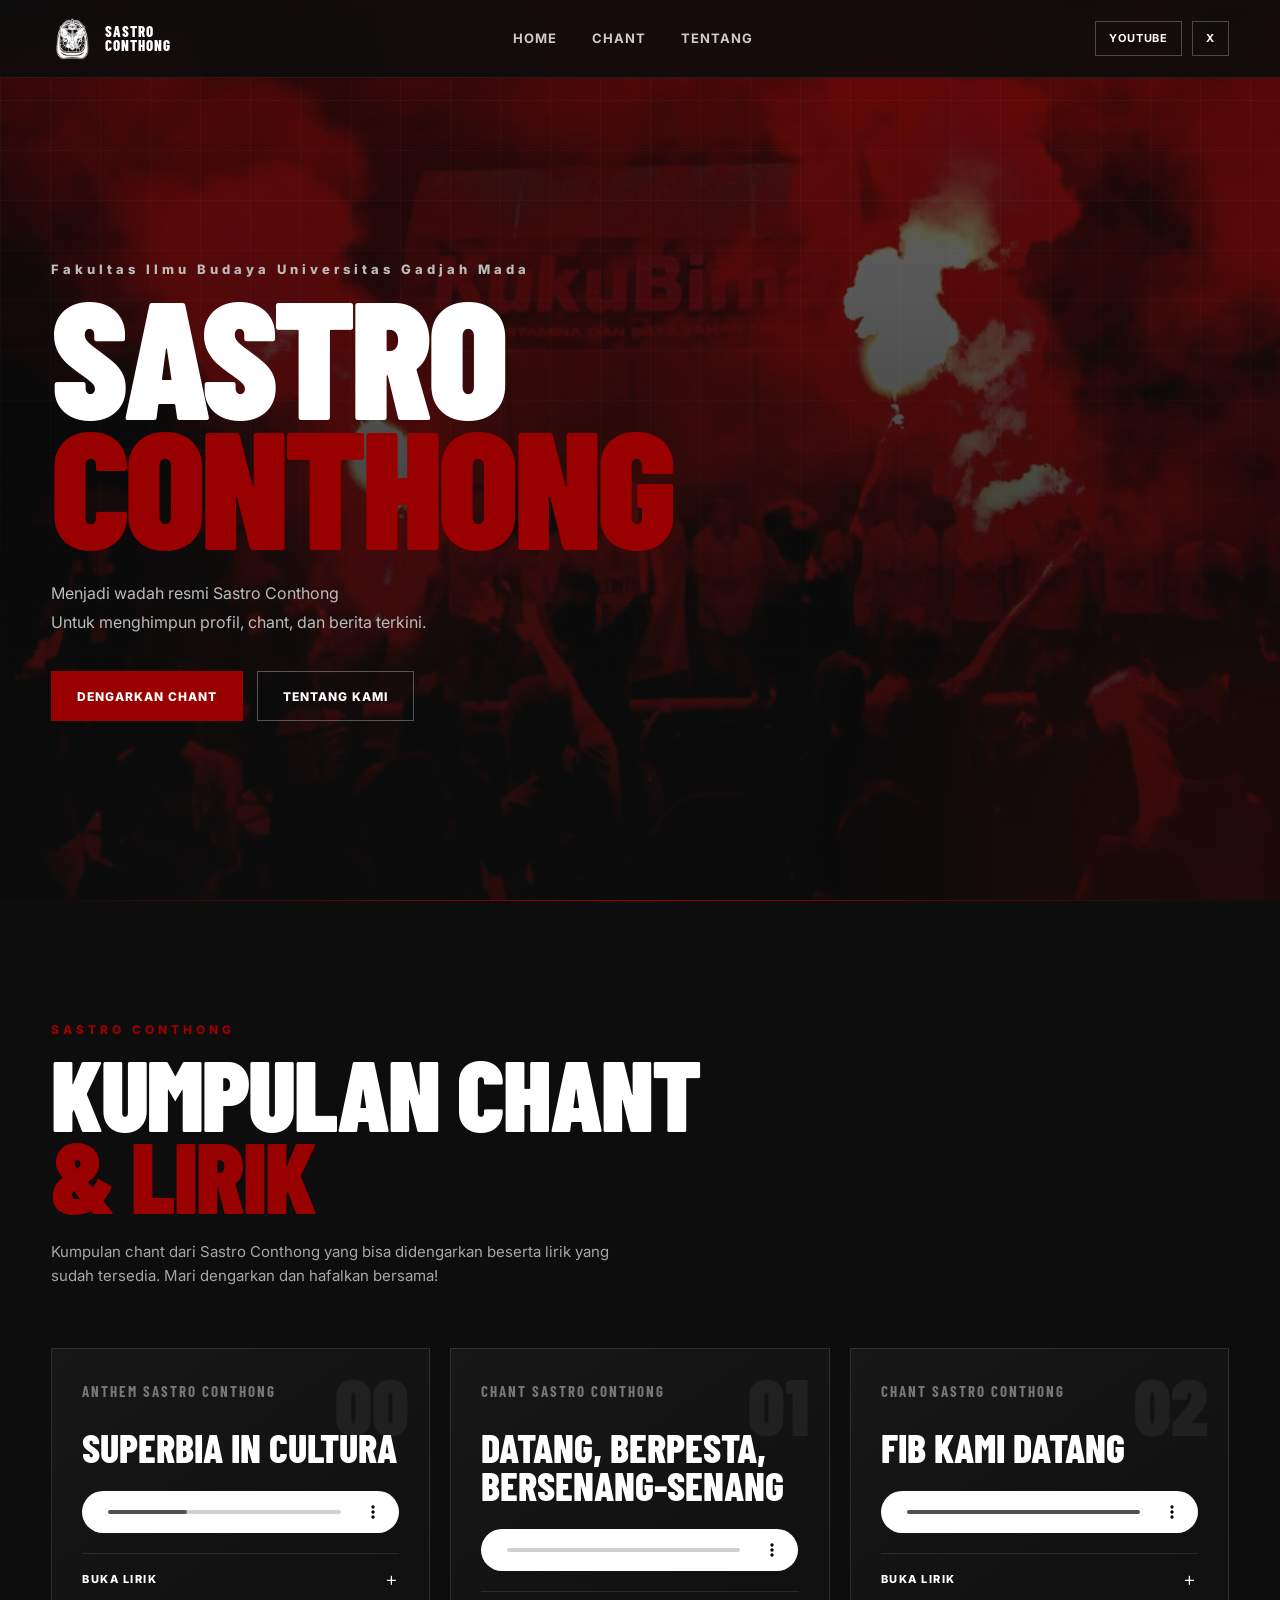
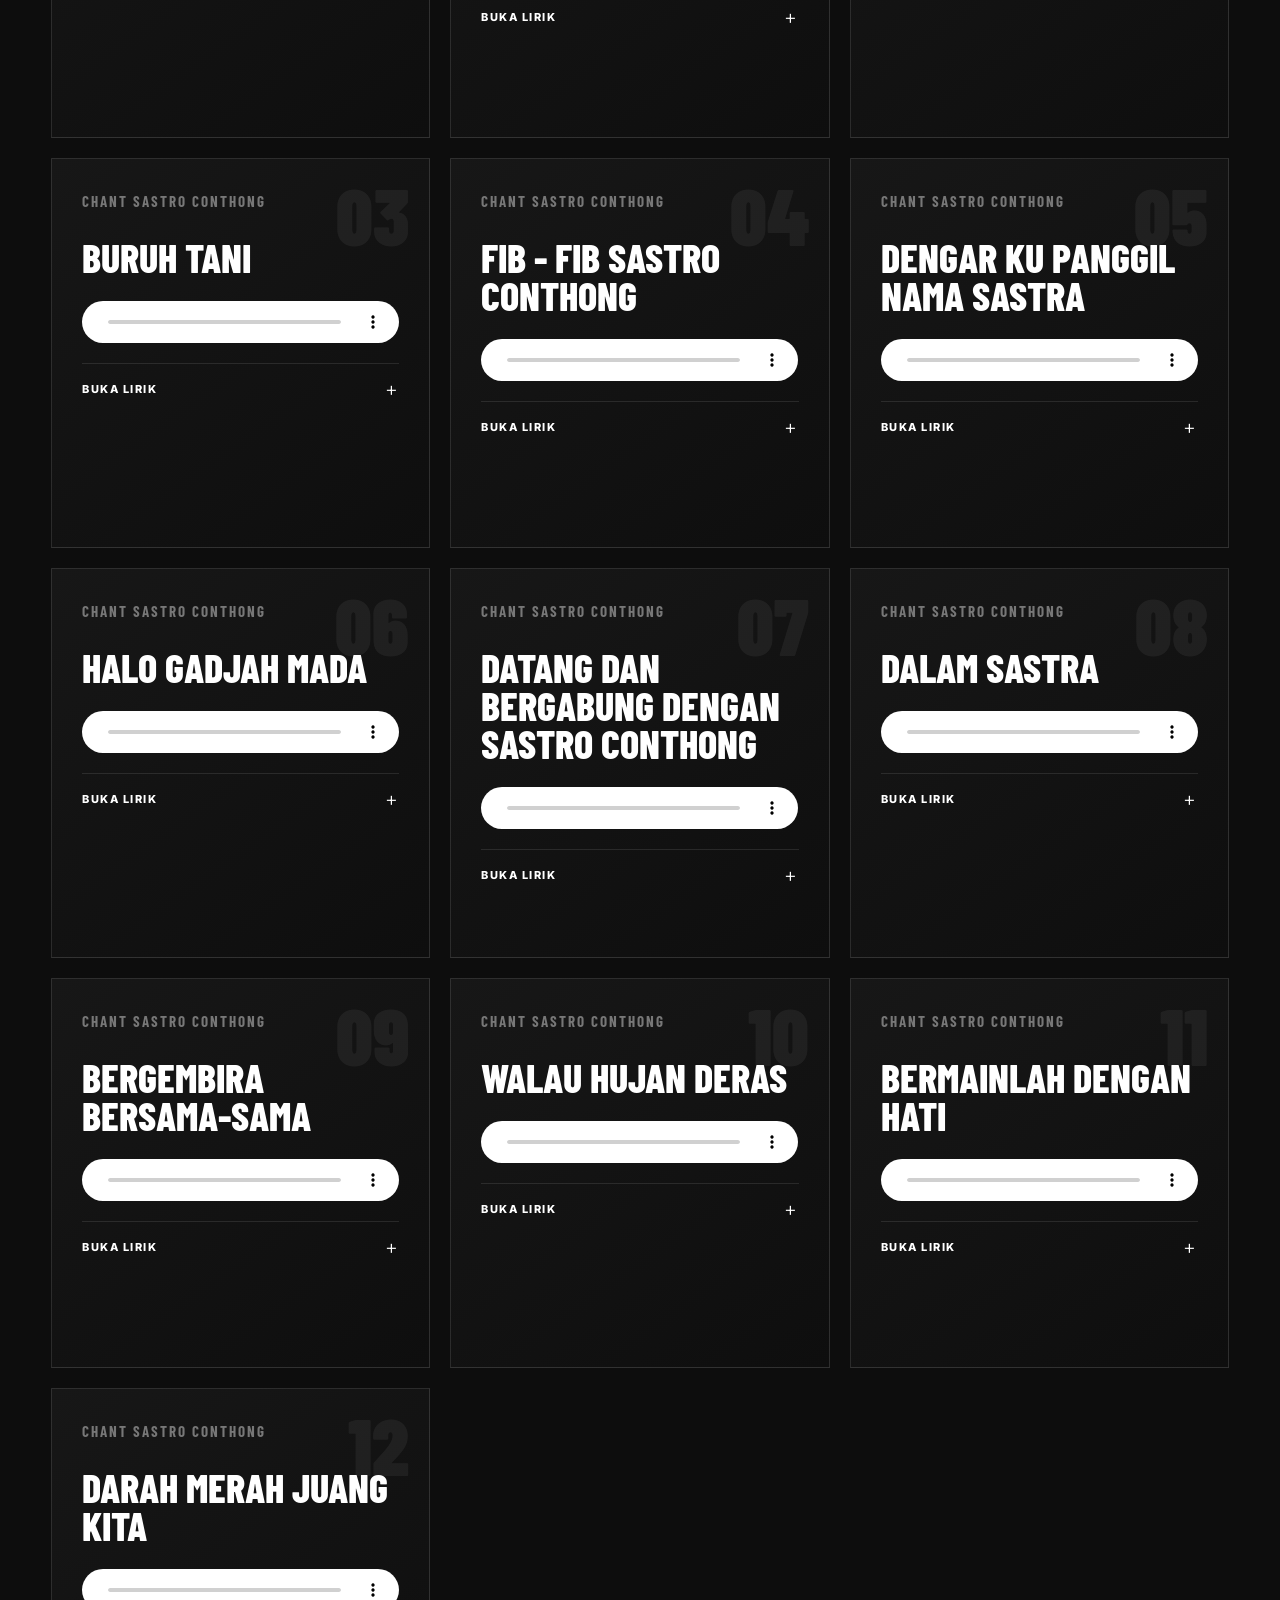
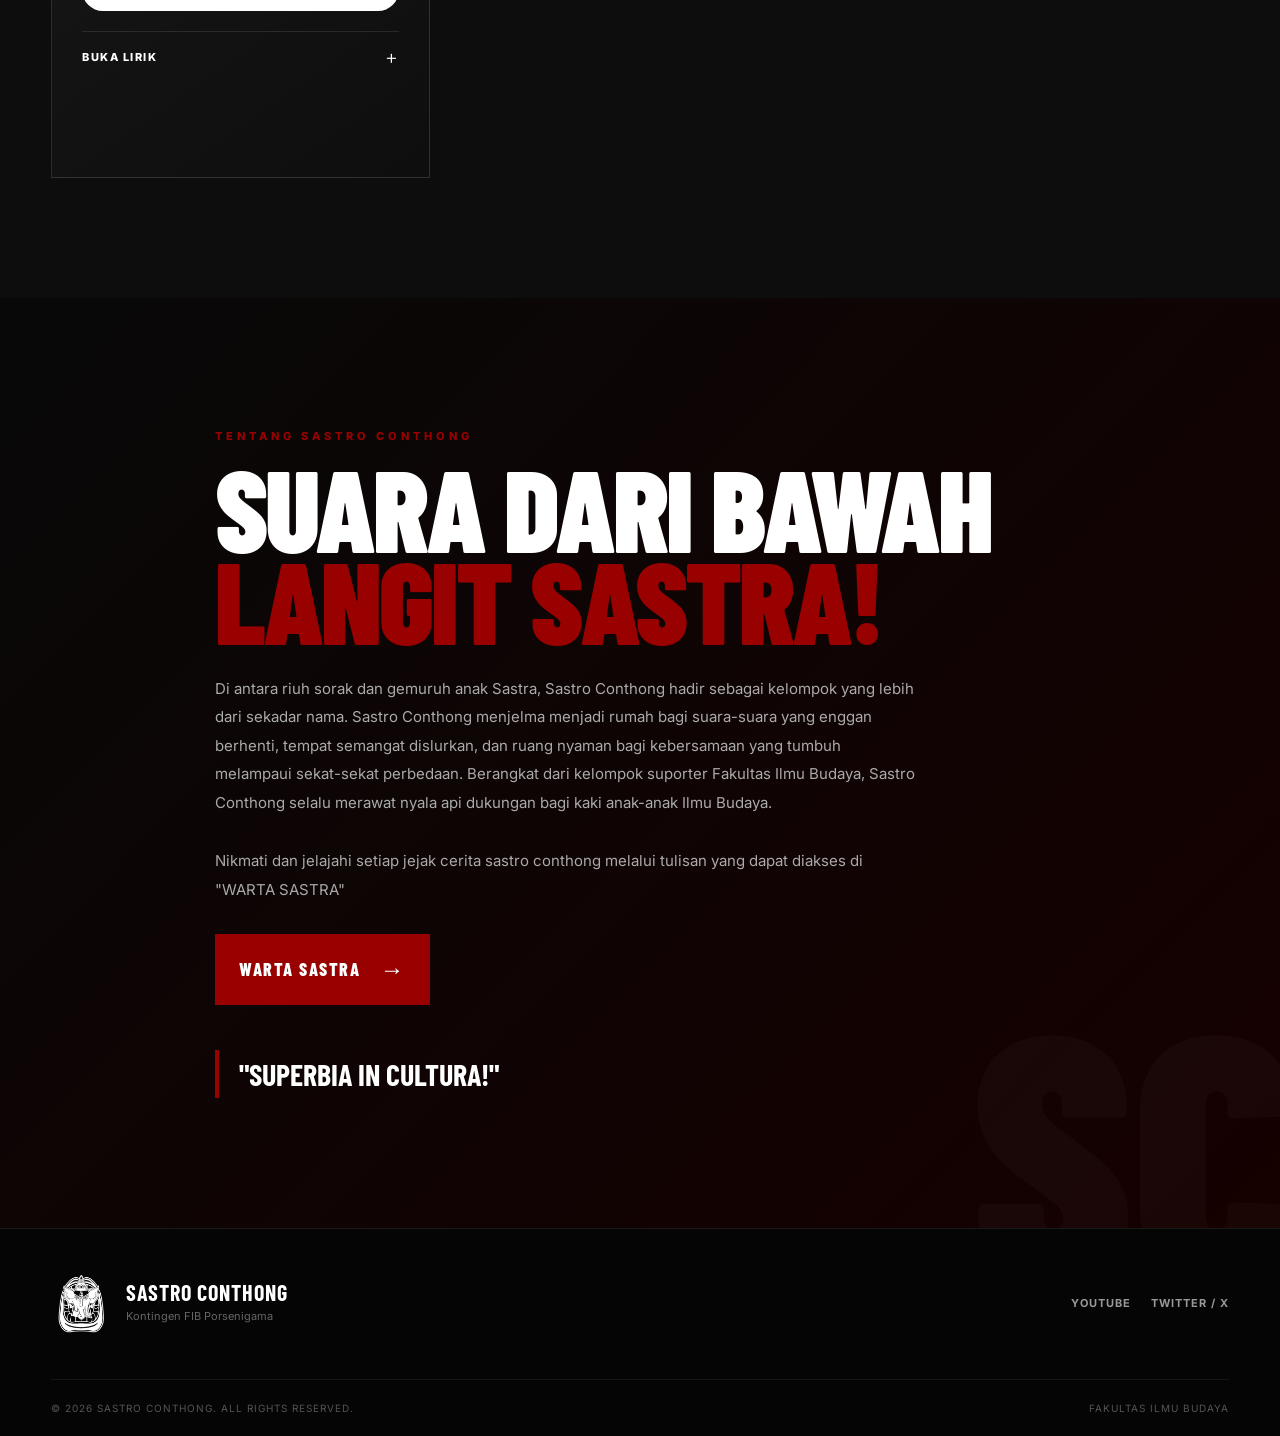
<file: index.html>
<!DOCTYPE html>
<html lang="id">
<head>
    <meta charset="UTF-8">
    <meta name="viewport" content="width=device-width, initial-scale=1.0">

    <meta name="theme-color" content="#0D0D0D">
    <meta name="description" content="Sastro Conthong — Kontingen FIB Porsenigama">

    <title>SASTRO CONTHONG — FIB Porsenigama</title>

    <!-- Google Fonts -->
    <link rel="preconnect" href="https://fonts.googleapis.com">
    <link rel="preconnect" href="https://fonts.gstatic.com" crossorigin>

    <link href="https://fonts.googleapis.com/css2?family=Barlow+Condensed:wght@400;500;600;700;800;900&family=Inter:wght@400;500;600;700;800&display=swap" rel="stylesheet">

    <!-- CSS -->
    <link rel="stylesheet" href="style.css">
</head>

<body>

    <!-- =========================
         NAVBAR
    ========================== -->
    <header class="navbar">

        <div class="nav-container">

            <a href="#" class="brand">
                <img src="logo.png" alt="Logo Sastro Conthong" class="brand-logo">

                <span class="brand-text">
                    SASTRO<br>
                    CONTHONG
                </span>
            </a>

            <nav class="nav-menu">
                <a href="#home">Home</a>
                <a href="#chants">Chant</a>
                <a href="#about">Tentang</a>
            </nav>

            <div class="nav-social">
                <a href="https://youtube.com/@sastroconthong?si=e4DJAgidzOOpoYm0" target="_blank">
                    YouTube
                </a>

                <a href="https://x.com/SasconFIB" target="_blank">
                    X
                </a>
            </div>

        </div>

    </header>


    <!-- =========================
         HERO
    ========================== -->
    <main>

        <section class="hero" id="home">

            <div class="hero-overlay"></div>

            <div class="hero-content">


                <p class="hero-small">
                    Fakultas Ilmu Budaya Universitas Gadjah Mada
                </p>

                <h1>
                    SASTRO<br>
                    <span>CONTHONG</span>
                </h1>

                <p class="hero-description">
                    Menjadi wadah resmi Sastro Conthong
                    <br>
                    Untuk menghimpun profil, chant, dan berita terkini.
                </p>

                <div class="hero-buttons">

                    <a href="#chants" class="btn btn-primary">
                        DENGARKAN CHANT
                    </a>

                    <a href="#about" class="btn btn-secondary">
                        TENTANG KAMI
                    </a>

                </div>

            </div>

        </section>


        <!-- =========================
             CHANT COLLECTION
        ========================== -->
        <section class="chants-section" id="chants">

            <div class="section-header">

                <p class="section-label">
                    SASTRO CONTHONG
                </p>

                <h2>
                    KUMPULAN CHANT<br>
                    <span>& LIRIK</span>
                </h2>

                <p class="section-description">
                    Kumpulan chant dari Sastro Conthong yang bisa didengarkan beserta lirik yang sudah tersedia. 
                    Mari dengarkan dan hafalkan bersama!
                </p>

            </div>


            <!-- CHANT GRID -->
            <div class="chant-grid">



                  <!-- =========================
                     CHANT 1
                ========================== -->
                <article class="chant-card">

                    <div class="chant-number">
                        00
                    </div>

                    <div class="chant-card-content">

                        <div class="chant-top">

                            </span>

                            <span class="chant-duration">
                                ANTHEM SASTRO CONTHONG
                            </span>

                        </div>

                        <h3>
                            superbia in cultura
                        </h3>

                        <p class="chant-subtitle">
                            
                        </p>

                        <audio controls preload="metadata">
                            <source
                                src="SUPERBIA IN CULTURE_3_mixdown.mp3.mpeg"
                                type="audio/mpeg"
                            >

                            Browser kamu tidak mendukung audio.
                        </audio>


                        <button
                            class="lyrics-button"
                            onclick="toggleLyrics(this)"
                        >
                            <span>Buka Lirik</span>
                            <span class="arrow">+</span>
                        </button>


                        <div class="lyrics">

                            <p>
                                Teriakan Superbia In Cultura
                                <br>
                                Superbia In Cultura
                                <br><br>

                                Untukmu yang sedang berjuang
                                <br>
                                Tuk gapai tujuan yang kita inginkan, Ilmu Budaya Menang 
                                <br>
                                Kunyanyikan, Kukibarkan 
                                <br>
                                Bendera kebanggan
                                <br>
                                Untukmu pahlawanku, untukmu kebanggaanku
                                <br>
                                Demi lambang di dadamu
                                <br>
                                Yakinlah kau yang pantas jadi juara!
                                <br>
                                FIBku tercinta
                                <br>
                                Tak usah ragu, teruslah kau berlari
                                <br>
                                Kami selalu di sampingmu
                                <br><br>

                                Teriakan Superbia In Cultura
                                <br>
                                Superbia In Cultura
                                <br>
                                Teriakan Superbia In Cultura
                                <br>
                                Superbia In Cultura!!
                            </p>

                        </div>

                    </div>

                </article>

                <!-- =========================
                     CHANT 1
                ========================== -->
                <article class="chant-card">

                    <div class="chant-number">
                        01
                    </div>

                    <div class="chant-card-content">

                        <div class="chant-top">

                            </span>

                            <span class="chant-duration">
                                CHANT SASTRO CONTHONG
                            </span>

                        </div>

                        <h3>
                            Datang, Berpesta, bersenang-senang
                        </h3>

                        <p class="chant-subtitle">
                            
                        </p>

                        <audio controls preload="metadata">
                            <source
                                src="Kami Datang.m4a.mp4"
                                type="audio/mpeg"
                            >

                            Browser kamu tidak mendukung audio.
                        </audio>


                        <button
                            class="lyrics-button"
                            onclick="toggleLyrics(this)"
                        >
                            <span>Buka Lirik</span>
                            <span class="arrow">+</span>
                        </button>


                        <div class="lyrics">

                            <p>
                                Kami datang, anak-anak sastra 
                                <br>
                                Kami suka pesta, bersenang-senang 
                                <br>
                                Sastro Conthong itulah namaku 
                                <br>
                                Ilmu Budaya itu fakultasku 
                                <br>
                                Oo Oo Oo Oo Oo Ooo Oooo Ooooooo 
                                <br><br>

                                Kami datang, anak-anak sastra 
                                <br>
                                Kami suka pesta, bersenang-senang 
                                <br>
                                Hey kamu yang ada di depan 
                                <br>
                                Ku lambaikan tangan, untukmu pecundang 
                                <br>
                                Oo Oo Oo Oo Oo Ooo Oooo Ooooooo 
                            </p>

                        </div>

                    </div>

                </article>

                <!-- =========================
                     CHANT 1
                ========================== -->
                <article class="chant-card">

                    <div class="chant-number">
                        02
                    </div>

                    <div class="chant-card-content">

                        <div class="chant-top">

                            </span>

                            <span class="chant-duration">
                                CHANT SASTRO CONTHONG
                            </span>

                        </div>

                        <h3>
                            fib kami datang
                        </h3>

                        <p class="chant-subtitle">
                           
                        </p>

                        <audio controls preload="metadata">
                            <source
                                src="OH FIB!.m4a.mp3"
                                type="audio/mpeg"
                            >

                            Browser kamu tidak mendukung audio.
                        </audio>


                        <button
                            class="lyrics-button"
                            onclick="toggleLyrics(this)"
                        >
                            <span>Buka Lirik</span>
                            <span class="arrow">+</span>
                        </button>


                        <div class="lyrics">

                            <p>
                                Oh FIB...
                                <br>
                                Kami Datang...
                                <br>
                                Mendukungmu Selmannya (2x)
                                <br>
                                Oooo Oooo 
                                <br>
                                Oooo Oooo 
                            </p>

                        </div>

                    </div>

                </article>

                <!-- =========================
                     CHANT 2
                ========================== -->
                <article class="chant-card">

                    <div class="chant-number">
                        03
                    </div>

                    <div class="chant-card-content">

                        <div class="chant-top">

                            </span>

                            <span class="chant-duration">
                                CHANT SASTRO CONTHONG
                            </span>

                        </div>

                        <h3>
                            Buruh Tani
                        </h3>

                        <p class="chant-subtitle">
                            
                        </p>

                        <audio controls preload="metadata">
                            <source
                                src= "Sastro Conthong.m4a.mp4"
                                type="audio/mpeg"
                            >

                            Browser kamu tidak mendukung audio.
                        </audio>


                        <button
                            class="lyrics-button"
                            onclick="toggleLyrics(this)"
                        >
                            <span>Buka Lirik</span>
                            <span class="arrow">+</span>
                        </button>


                        <div class="lyrics">

                            <p>
                                Sastro Conthong beraksi 
                                <br>
                                Walau panas terik matahari 
                                <br>
                                Berjuta kali FIB beraksi, bagiku itu langkah pasti 
                                <br>
                                Hari-hari esok adalah milik kita, FIB juara Porsenigama 
                                <br>
                                Gegap gempita anak-anak Sastra 
                                <br>
                                Demi kejayaan Ilmu Budaya 
                                <br>
                                Marilah kawan mari kita nyanyikan 
                                <br>
                                Sebuah lagu tentang kemenangan 
                                <br>
                                (2x)
                            </p>

                        </div>

                    </div>

                </article>


                <!-- =========================
                     CHANT 4
                ========================== -->
                <article class="chant-card">

                    <div class="chant-number">
                        04
                    </div>

                    <div class="chant-card-content">

                        <div class="chant-top">

                            </span>

                            <span class="chant-duration">
                                CHANT SASTRO CONTHONG
                            </span>

                        </div>

                        <h3>
                            FIB - FIB Sastro Conthong 
                        </h3>

                        <p class="chant-subtitle">
                           
                        </p>

                        <audio controls preload="metadata">
                            <source
                                src="FIB FIB Sastro Conthong.m4a.mp4"
                                type="audio/mpeg"
                            >

                            Browser kamu tidak mendukung audio.
                        </audio>


                        <button
                            class="lyrics-button"
                            onclick="toggleLyrics(this)"
                        >
                            <span>Buka Lirik</span>
                            <span class="arrow">+</span>
                        </button>


                        <div class="lyrics">

                            <p>
                                FIB-FIB Sastro Conthong 
                                <br>
                                Sastro Conthong Ilmu Budaya 
                                <br>
                                Sekarang FIB menang 
                                <br>
                                Sastro Conthong riang gembira 
                            </p>

                        </div>

                    </div>

                </article>


                <!-- =========================
                     CHANT 4
                ========================== -->
                <article class="chant-card">

                    <div class="chant-number">
                        05
                    </div>

                    <div class="chant-card-content">

                        <div class="chant-top">

                            </span>

                            <span class="chant-duration">
                                CHANT SASTRO CONTHONG
                            </span>

                        </div>

                        <h3>
                            dengar ku panggil nama sastra
                        </h3>

                        <p class="chant-subtitle">
                          
                        </p>

                        <audio controls preload="metadata">
                            <source
                                src="Dengar Kupanggil Nama Sastra.m4a.mp4"
                                type="audio/mpeg"
                            >

                            Browser kamu tidak mendukung audio.
                        </audio>


                        <button
                            class="lyrics-button"
                            onclick="toggleLyrics(this)"
                        >
                            <span>Buka Lirik</span>
                            <span class="arrow">+</span>
                        </button>


                        <div class="lyrics">

                            <p>
                                Dengar ku panggil nama Sastra
                                <br>
                                Dengar ku panggil namamu
                                <br>
                                (2x)
                                <br>
                                Ohh menanglahh ohh menanglahh
                                <br>
                                Jangan ragu kai bersamamu
                                <br>
                                Ohh menanglahh
                                <br><br>

                                Kujawab yaa yaa yaa
                                <br>
                                Kujawab yaa yaa yaa
                                <br>
                                Kujawab ya Sastra Kujawab ya Sastra
                                <br>
                                Kujawab yaa yaa yaa
                            </p>

                        </div>

                    </div>

                </article>


                <!-- =========================
                     CHANT 4
                ========================== -->
                <article class="chant-card">

                    <div class="chant-number">
                        06
                    </div>

                    <div class="chant-card-content">

                        <div class="chant-top">

                            </span>

                            <span class="chant-duration">
                                CHANT SASTRO CONTHONG
                            </span>

                        </div>

                        <h3>
                            halo gadjah mada
                        </h3>

                        <p class="chant-subtitle">
                            
                        </p>

                        <audio controls preload="metadata">
                            <source
                                src="Halo Gadjah Mada.m4a.mp4"
                                type="audio/mpeg"
                            >

                            Browser kamu tidak mendukung audio.
                        </audio>


                        <button
                            class="lyrics-button"
                            onclick="toggleLyrics(this)"
                        >
                            <span>Buka Lirik</span>
                            <span class="arrow">+</span>
                        </button>


                        <div class="lyrics">

                            <p>
                                Halo Gadjah Mada
                                <br>
                                Kami anak-anak Sastra
                                <br>
                                Halo Gadjah Mada
                                <br>
                                Kami nyanyi bersama
                                <br>
                                Sudah lama beta tidak mengangkat piala
                                <br>
                                Sekarang Ilmu Budaya ada di sini
                                <br>
                                Mari Bung rebut kembali!
                                <br>
                                Oooooo oooooooo oooooo oooooooo
                                <br>
                                Oooooo oooooooo oooooo oooooooo
                            </p>

                        </div>

                    </div>

                </article>


                <!-- =========================
                     CHANT 7
                ========================== -->
                <article class="chant-card">

                    <div class="chant-number">
                        07
                    </div>

                    <div class="chant-card-content">

                        <div class="chant-top">

                            </span>

                            <span class="chant-duration">
                                CHANT SASTRO CONTHONG
                            </span>

                        </div>

                        <h3>
                            datang dan bergabung dengan sastro conthong
                        </h3>

                        <p class="chant-subtitle">
                            
                        </p>

                        <audio controls preload="metadata">
                            <source
                                src="Datang Bergembira.m4a.mp4"
                                type="audio/mpeg"
                            >

                            Browser kamu tidak mendukung audio.
                        </audio>


                        <button
                            class="lyrics-button"
                            onclick="toggleLyrics(this)"
                        >
                            <span>Buka Lirik</span>
                            <span class="arrow">+</span>
                        </button>


                        <div class="lyrics">

                            <p>
                                Datang dan bergaabung bersama kami
                                <br>
                                Sastro Conthon bergembira di sini
                                <br>
                                Kobarkan semangat sepenuh hati
                                <br>
                                FIB pasti menang
                                <br>
                                Ooooooooooo
                                <br>
                                Ooooooooooo
                                <br>
                                Ooooooooooo
                                <br>
                                Ooooooo
                                <br>
                            </p>

                        </div>

                    </div>

                </article>


                <!-- =========================
                     CHANT 8
                ========================== -->
                <article class="chant-card">

                    <div class="chant-number">
                        08
                    </div>

                    <div class="chant-card-content">

                        <div class="chant-top">

                            </span>

                            <span class="chant-duration">
                                CHANT SASTRO CONTHONG
                            </span>

                        </div>

                        <h3>
                            dalam sastra
                        </h3>

                        <p class="chant-subtitle">
                            
                        </p>

                        <audio controls preload="metadata">
                            <source
                                src="Dalam Sastra.m4a.mp4"
                                type="audio/mpeg"
                            >

                            Browser kamu tidak mendukung audio.
                        </audio>


                        <button
                            class="lyrics-button"
                            onclick="toggleLyrics(this)"
                        >
                            <span>Buka Lirik</span>
                            <span class="arrow">+</span>
                        </button>


                        <div class="lyrics">

                            <p>
                                Dalam Sastra kita bersaudara
                                <br>
                                Dalam Sastra kita berbudaya
                                <br>
                                Kita dukung FIB juara!!
                                <br>
                                Sekarang dan selamannya
                                <br>
                                Sastro Conthong mari bergembira
                                <br>
                                Syalalalalalala
                                <br>
                                Syalalalalalala
                                <br>
                                Oooo oooo oooooooo 
                            </p>

                        </div>

                    </div>

                </article>


                <!-- =========================
                     CHANT 9
                ========================== -->
                <article class="chant-card">

                    <div class="chant-number">
                        09
                    </div>

                    <div class="chant-card-content">

                        <div class="chant-top">

                            </span>

                            <span class="chant-duration">
                                CHANT SASTRO CONTHONG
                            </span>

                        </div>

                        <h3>
                            Bergembira bersama-sama
                        </h3>

                        <p class="chant-subtitle">
                           
                        </p>

                        <audio controls preload="metadata">
                            <source
                                src="Bergembira.m4a.mp4"
                                type="audio/mpeg"
                            >

                            Browser kamu tidak mendukung audio.
                        </audio>


                        <button
                            class="lyrics-button"
                            onclick="toggleLyrics(this)"
                        >
                            <span>Buka Lirik</span>
                            <span class="arrow">+</span>
                        </button>


                        <div class="lyrics">

                            <p>
                                Bergembira bersama-sama 
                                <br>
                                Bersama-sama kita bergembira
                                <br>
                                Mahadaya Fakultas Ilmu Budaya
                                <br>
                                Bergembira bersama-sama 
                                <br>
                                Bersama-sama kita bergembira
                                <br>
                                Anak Satra rebut kembali juara!
                                <br><br>

                                Happy-happy together-together
                                <br>
                                Together-together we are Happy-happy
                                <br>
                                We are Family Faculty of Humanities
                                <br>
                                Happy-happy together-together
                                <br>
                                Together-together we are Happy-happy
                                <br>
                                The best faculty
                                <br>
                                Gadjah Mada University
                            </p>

                        </div>

                    </div>

                </article>


                <!-- =========================
                     CHANT 10
                ========================== -->
                <article class="chant-card">

                    <div class="chant-number">
                        10
                    </div>

                    <div class="chant-card-content">

                        <div class="chant-top">

                            </span>

                            <span class="chant-duration">
                                CHANT SASTRO CONTHONG
                            </span>

                        </div>

                        <h3>
                            walau hujan deras
                        </h3>

                        <p class="chant-subtitle">
                           
                        </p>

                        <audio controls preload="metadata">
                            <source
                                src="Walau Hujan Deras.m4a.mp4"
                                type="audio/mpeg"
                            >

                            Browser kamu tidak mendukung audio.
                        </audio>


                        <button
                            class="lyrics-button"
                            onclick="toggleLyrics(this)"
                        >
                            <span>Buka Lirik</span>
                            <span class="arrow">+</span>
                        </button>


                        <div class="lyrics">

                            <p>
                                Walau hujan deras ku kan bersikeras
                                <br>
                                Panas matahari ku tidak peduli
                                <br>
                                Oh Ilmu Budaya selalu di hati
                                <br>
                                Ku duung FIB takkan pernah henti
                                <br>
                                Ayo FIB ayo FIB
                                <br>
                                Jadi juara, jayalah Sastra Gadjah Mada!!
                            </p>

                        </div>

                    </div>

                </article>


                <!-- =========================
                     CHANT 11
                ========================== -->
                <article class="chant-card">

                    <div class="chant-number">
                        11
                    </div>

                    <div class="chant-card-content">

                        <div class="chant-top">

                            </span>

                            <span class="chant-duration">
                                CHANT SASTRO CONTHONG
                            </span>

                        </div>

                        <h3>
                            bermainlah dengan hati
                        </h3>

                        <p class="chant-subtitle">
                           
                        </p>

                        <audio controls preload="metadata">
                            <source
                                src="Ayo Ilmu Budaya.m4a.mp4"
                                type="audio/mpeg"
                            >

                            Browser kamu tidak mendukung audio.
                        </audio>


                        <button
                            class="lyrics-button"
                            onclick="toggleLyrics(this)"
                        >
                            <span>Buka Lirik</span>
                            <span class="arrow">+</span>
                        </button>


                        <div class="lyrics">

                            <p>
                                Ayo Ilmu Budaya kami datang
                                <br>
                                Dan ku harap hari ini kamu menang
                                <br>
                                Bermainlah dengan hati
                                <br>
                                Terus berjuang tanpa henti
                                <br>
                                Bila menang kita rayakan hari ini
                                <br>
                                Tak akan pernah ku sesali
                                <br>
                                Apapun hasilnya nanti
                                <br>
                                Kalah menang ku dukung kau takkan henti
                            </p>

                        </div>

                    </div>

                </article>
              

                <!-- =========================
                     CHANT 12
                ========================== -->
                <article class="chant-card">

                    <div class="chant-number">
                        12
                    </div>

                    <div class="chant-card-content">

                        <div class="chant-top">

                            </span>

                            <span class="chant-duration">
                                CHANT SASTRO CONTHONG
                            </span>

                        </div>

                        <h3>
                            darah merah juang kita
                        </h3>

                        <p class="chant-subtitle">
                            
                        </p>

                        <audio controls preload="metadata">
                            <source
                                src="Darah Merah.m4a.mp4"
                                type="audio/mpeg"
                            >

                            Browser kamu tidak mendukung audio.
                        </audio>


                        <button
                            class="lyrics-button"
                            onclick="toggleLyrics(this)"
                        >
                            <span>Buka Lirik</span>
                            <span class="arrow">+</span>
                        </button>


                        <div class="lyrics">

                            <p>
                                Tuk darah merah juang kita
                                <br>
                                Di bawah langit Fakultas Sastra
                                <br>
                                Superbia In Cultura
                                <br>
                                Jayalah Ilmu Budaya
                                <br>
                                Ooooooooo oooooooooo 
                                <br>
                                Oooooooooo oooooooo
                            </p>

                        </div>

                    </div>

                </article>

            </div>

        </section>


        <!-- =========================
             ABOUT
        ========================== -->
        <section class="about-section" id="about">

            <div class="about-container">

                <div class="about-label">
                    TENTANG SASTRO CONTHONG
                </div>

                <h2>
                    SUARA DARI BAWAH<br>
                    <span>LANGIT SASTRA!</span>
                </h2>

                <p>
                    Di antara riuh sorak dan gemuruh anak Sastra, Sastro Conthong hadir sebagai kelompok yang lebih dari sekadar nama. Sastro Conthong menjelma menjadi rumah bagi suara-suara yang enggan berhenti, tempat semangat dislurkan, dan ruang nyaman bagi kebersamaan yang tumbuh melampaui sekat-sekat perbedaan. Berangkat dari kelompok suporter Fakultas Ilmu Budaya, Sastro Conthong selalu merawat nyala api dukungan bagi kaki anak-anak Ilmu Budaya. 
                </p>

                <p>
                    Nikmati dan jelajahi setiap jejak cerita sastro conthong melalui tulisan yang dapat diakses di "WARTA SASTRA"
                </p>

                <a href="warta-sastra.html" class="warta-button">
                    <span>WARTA SASTRA</span>
                 <span class="warta-arrow">→</span>
                </a>

                <div class="about-quote">
                    "SUPERBIA IN CULTURA!"
                </div>

            </div>

        </section>

    </main>


    <!-- =========================
         FOOTER
    ========================== -->
    <footer class="footer">

        <div class="footer-container">

            <div class="footer-brand">

                <div class="footer-logo">
  <img src="logo.png" alt="Logo Sastro Conthong">
</div>

                <div>
                    <h3>
                        SASTRO CONTHONG
                    </h3>

                    <p>
                        Kontingen FIB Porsenigama
                    </p>
                </div>

            </div>


            <div class="footer-social">

                <a
                    href="https://youtube.com/@sastroconthong?si=e4DJAgidzOOpoYm0"
                    target="_blank"
                >
                    YouTube
                </a>

                <a
                    href="https://x.com/SasconFIB"
                    target="_blank"
                >
                    Twitter / X
                </a>

            </div>

        </div>


        <div class="footer-bottom">

            <p>
                © 2026 Sastro Conthong.
                All rights reserved.
            </p>

            <p>
                Fakultas Ilmu Budaya
            </p>

        </div>

    </footer>


    <!-- =========================
         JAVASCRIPT
    ========================== -->
    <script>

        function toggleLyrics(button) {

            const lyrics = button.nextElementSibling;

            const isOpen =
                lyrics.classList.contains("show");


            if (isOpen) {

                lyrics.classList.remove("show");

                button.querySelector("span:first-child")
                    .textContent = "Buka Lirik";

                button.querySelector(".arrow")
                    .textContent = "+";

            } else {

                lyrics.classList.add("show");

                button.querySelector("span:first-child")
                    .textContent = "Tutup Lirik";

                button.querySelector(".arrow")
                    .textContent = "−";

            }

        }


        /* =========================
           STOP OTHER AUDIO
        ========================== */

        const audios =
            document.querySelectorAll("audio");


        audios.forEach(function(audio) {

            audio.addEventListener("play", function() {

                audios.forEach(function(otherAudio) {

                    if (otherAudio !== audio) {
                        otherAudio.pause();
                    }

                });

            });

        });

    </script>

</body>
</html>
</file>
<file: style.css>
/* =========================================
   SASTRO CONTHONG
   MAIN STYLESHEET
   ========================================= */


/* =========================================
   RESET
   ========================================= */

* {
    margin: 0;
    padding: 0;
    box-sizing: border-box;
}

html {
    scroll-behavior: smooth;
}

body {
    background: #0d0d0d;
    color: #ffffff;
    font-family: "Inter", sans-serif;
    line-height: 1.6;
    overflow-x: hidden;
}

a {
    color: inherit;
    text-decoration: none;
}

button,
audio {
    font-family: inherit;
}


/* =========================================
   COLOR VARIABLES
   ========================================= */

:root {
    --red: #990000;
    --dark-red: #8b0000;
    --bright-red: #c40000;

    --black: #0d0d0d;
    --black-2: #121212;
    --black-3: #181818;

    --white: #ffffff;
    --gray: #a7a7a7;
    --border: rgba(255, 255, 255, 0.12);
}


/* =========================================
   NAVBAR
   ========================================= */

.navbar {
    position: fixed;
    top: 0;
    left: 0;

    width: 100%;
    height: 78px;

    z-index: 1000;

    background: rgba(13, 13, 13, 0.88);

    border-bottom: 1px solid rgba(255, 255, 255, 0.08);

    backdrop-filter: blur(12px);
    -webkit-backdrop-filter: blur(12px);
}

.nav-container {
    width: min(1200px, 92%);

    height: 100%;

    margin: auto;

    display: flex;
    align-items: center;
    justify-content: space-between;
}


/* BRAND */

.brand {
    display: flex;
    align-items: center;
    gap: 12px;

    font-weight: 800;
}

.brand-logo {
  width: 42px;
  height: 42px;
  object-fit: contain;
  display: block;
  background: transparent;
  border: none;
}

.brand-text {
    font-family: "Barlow Condensed", sans-serif;

    font-size: 15px;
    line-height: 0.9;

    letter-spacing: 1px;
}


/* NAV MENU */

.nav-menu {
    display: flex;
    align-items: center;

    gap: 35px;
}

.nav-menu a {
    position: relative;

    font-size: 13px;
    font-weight: 700;

    text-transform: uppercase;

    letter-spacing: 1px;

    color: #cccccc;

    transition: 0.3s ease;
}

.nav-menu a::after {
    content: "";

    position: absolute;

    left: 0;
    bottom: -7px;

    width: 0;
    height: 2px;

    background: var(--red);

    transition: 0.3s ease;
}

.nav-menu a:hover {
    color: #ffffff;
}

.nav-menu a:hover::after {
    width: 100%;
}


/* SOCIAL */

.nav-social {
    display: flex;
    align-items: center;

    gap: 10px;
}

.nav-social a {
    padding: 8px 13px;

    border: 1px solid rgba(255, 255, 255, 0.25);

    font-size: 11px;
    font-weight: 700;

    text-transform: uppercase;

    letter-spacing: 0.8px;

    transition: 0.3s ease;
}

.nav-social a:hover {
    background: var(--red);

    border-color: var(--red);

    transform: translateY(-2px);
}


/* =========================================
   HERO
   ========================================= */

.hero {
  min-height: 100vh;
  position: relative;
  display: flex;
  align-items: center;
  justify-content: center;
  overflow: hidden;

  background:
    linear-gradient(
      rgba(13, 13, 13, 0.55),
      rgba(13, 13, 13, 0.88)
    ),
    url("WhatsApp\ Image\ 2026-09-09\ at\ 17.30.35.jpeg") center center / cover no-repeat;
}


/* GRID EFFECT */

.hero::before {
    content: "";

    position: absolute;

    inset: 0;

    background-image:
        linear-gradient(
            rgba(255,255,255,0.035) 1px,
            transparent 1px
        ),
        linear-gradient(
            90deg,
            rgba(255,255,255,0.035) 1px,
            transparent 1px
        );

    background-size: 50px 50px;

    mask-image: linear-gradient(
        to bottom,
        black,
        transparent
    );

    pointer-events: none;
}


/* RED GLOW */

.hero::after {
    content: "";

    position: absolute;

    width: 500px;
    height: 500px;

    right: -200px;
    bottom: -200px;

    background: var(--red);

    opacity: 0.12;

    filter: blur(100px);

    border-radius: 50%;

    pointer-events: none;
}


/* HERO CONTENT */

.hero-content {
    position: relative;

    z-index: 2;

    width: min(1200px, 92%);

    margin: auto;

    padding-top: 80px;
}


/* HERO LOGO */

.hero-logo {
  width: 42px;
  height: 42px;
  object-fit: contain;
  display: block;
  background: transparent;
  border: none;
}


/* SMALL TEXT */

.hero-small {
    margin-bottom: 10px;

    color: #bbbbbb;

    font-size: 13px;
    font-weight: 800;

    letter-spacing: 4px;
}


/* HERO TITLE */

.hero h1 {
    font-family: "Barlow Condensed", sans-serif;

    font-size: clamp(80px, 13vw, 190px);

    line-height: 0.78;

    font-weight: 900;

    letter-spacing: -5px;

    text-transform: uppercase;
}

.hero h1 span {
    color: var(--red);
}


/* DESCRIPTION */

.hero-description {
    max-width: 600px;

    margin-top: 30px;

    color: #bbbbbb;

    font-size: 16px;

    line-height: 1.8;
}


/* BUTTONS */

.hero-buttons {
    display: flex;

    gap: 14px;

    margin-top: 35px;
}

.btn {
    display: inline-flex;

    align-items: center;
    justify-content: center;

    min-height: 50px;

    padding: 0 25px;

    font-size: 12px;
    font-weight: 800;

    letter-spacing: 1px;

    text-transform: uppercase;

    transition: 0.3s ease;
}

.btn-primary {
    background: var(--red);

    border: 1px solid var(--red);
}

.btn-primary:hover {
    background: var(--bright-red);

    transform: translateY(-3px);

    box-shadow:
        0 10px 30px rgba(153, 0, 0, 0.35);
}

.btn-secondary {
    border: 1px solid rgba(255, 255, 255, 0.3);
}

.btn-secondary:hover {
    background: #ffffff;

    color: #0d0d0d;

    transform: translateY(-3px);
}


/* =========================================
   CHANT SECTION
   ========================================= */

.chants-section {
    position: relative;

    padding: 120px 0;

    background: #0d0d0d;
}

.chants-section::before {
    content: "";

    position: absolute;

    top: 0;
    left: 0;

    width: 100%;
    height: 1px;

    background:
        linear-gradient(
            90deg,
            transparent,
            var(--red),
            transparent
        );
}


/* SECTION HEADER */

.section-header {
    width: min(1200px, 92%);

    margin: 0 auto 60px;
}

.section-label {
    margin-bottom: 12px;

    color: var(--red);

    font-size: 12px;
    font-weight: 800;

    letter-spacing: 4px;
}

.section-header h2 {
    font-family: "Barlow Condensed", sans-serif;

    font-size: clamp(55px, 8vw, 100px);

    line-height: 0.82;

    font-weight: 900;

    letter-spacing: -2px;

    text-transform: uppercase;
}

.section-header h2 span {
    color: var(--red);
}

.section-description {
    max-width: 600px;

    margin-top: 25px;

    color: var(--gray);

    font-size: 15px;
}


/* =========================================
   CHANT GRID
   ========================================= */

.chant-grid {
    width: min(1200px, 92%);

    margin: auto;

    display: grid;

    grid-template-columns:
        repeat(3, 1fr);

    gap: 20px;
}


/* =========================================
   CHANT CARD
   ========================================= */

.chant-card {
    position: relative;

    min-height: 390px;

    overflow: hidden;

    background:
        linear-gradient(
            145deg,
            #171717,
            #0e0e0e
        );

    border: 1px solid var(--border);

    transition:
        transform 0.35s ease,
        border-color 0.35s ease,
        box-shadow 0.35s ease;
}

.chant-card::before {
    content: "";

    position: absolute;

    top: 0;
    left: 0;

    width: 100%;
    height: 3px;

    background: var(--red);

    transform: scaleX(0);

    transform-origin: left;

    transition: 0.35s ease;
}

.chant-card:hover {
    transform: translateY(-7px);

    border-color: rgba(153, 0, 0, 0.65);

    box-shadow:
        0 20px 50px rgba(0, 0, 0, 0.5);
}

.chant-card:hover::before {
    transform: scaleX(1);
}


/* NUMBER */

.chant-number {
    position: absolute;

    top: 15px;
    right: 20px;

    color: rgba(255,255,255,0.06);

    font-family: "Barlow Condensed", sans-serif;

    font-size: 80px;

    font-weight: 900;

    line-height: 1;

    pointer-events: none;
}


/* CARD CONTENT */

.chant-card-content {
    position: relative;

    z-index: 2;

    padding: 30px;
}


/* CARD TOP */

.chant-top {
    display: flex;

    align-items: center;
    justify-content: space-between;

    margin-bottom: 25px;
}


/* TAG */

.chant-tag {
    display: inline-block;

    padding: 6px 10px;

    font-size: 9px;
    font-weight: 800;

    letter-spacing: 1.5px;

    border: 1px solid;
}

.chant-tag.main {
    color: #ffffff;

    background: var(--red);

    border-color: var(--red);
}

.chant-tag.spirit {
    color: #ffffff;

    border-color: rgba(255,255,255,0.2);
}


/* SMALL SC */

.chant-duration {
    color: #777777;

    font-family: "Barlow Condensed", sans-serif;

    font-size: 15px;

    font-weight: 700;

    letter-spacing: 2px;
}


/* CARD TITLE */

.chant-card h3 {
    margin-bottom: 4px;

    font-family: "Barlow Condensed", sans-serif;

    font-size: 40px;

    line-height: 0.95;

    font-weight: 800;

    text-transform: uppercase;
}

.chant-subtitle {
    margin-bottom: 25px;

    color: #777777;

    font-size: 12px;
}


/* =========================================
   AUDIO PLAYER
   ========================================= */

.chant-card audio {
    display: block;

    width: 100%;
    height: 42px;

    margin-top: 10px;

    border-radius: 0;

    filter: grayscale(1) contrast(1.2);
}


/* =========================================
   LYRICS BUTTON
   ========================================= */

.lyrics-button {
    width: 100%;

    margin-top: 20px;

    padding: 13px 0;

    display: flex;

    align-items: center;
    justify-content: space-between;

    background: transparent;

    border: none;

    border-top: 1px solid rgba(255,255,255,0.1);

    color: #ffffff;

    cursor: pointer;

    font-size: 11px;
    font-weight: 800;

    letter-spacing: 1.5px;

    text-transform: uppercase;

    transition: 0.3s ease;
}

.lyrics-button:hover {
    color: #ff3333;
}

.lyrics-button .arrow {
    font-size: 20px;

    font-weight: 300;

    transition: 0.3s ease;
}


/* =========================================
   LYRICS
   ========================================= */

.lyrics {
    max-height: 0;

    overflow: hidden;

    opacity: 0;

    color: #aaaaaa;

    font-size: 13px;

    line-height: 1.9;

    transition:
        max-height 0.45s ease,
        opacity 0.3s ease,
        padding 0.45s ease;
}

.lyrics.show {
    max-height: 500px;

    padding-top: 15px;

    opacity: 1;
}

.lyrics p {
    border-left: 2px solid var(--red);

    padding-left: 15px;
}


/* =========================================
   ABOUT
   ========================================= */

.about-section {
    position: relative;

    padding: 130px 0;

    background:
        linear-gradient(
            135deg,
            #080808,
            #160000
        );

    overflow: hidden;
}

.about-section::before {
    content: "SC";

    position: absolute;

    right: -20px;
    bottom: -90px;

    color: rgba(255,255,255,0.025);

    font-family: "Barlow Condensed", sans-serif;

    font-size: 350px;

    font-weight: 900;

    line-height: 1;
}

.about-container {
    position: relative;

    z-index: 2;

    width: min(850px, 92%);

    margin: auto;
}

.about-label {
    margin-bottom: 15px;

    color: var(--red);

    font-size: 11px;
    font-weight: 800;

    letter-spacing: 4px;
}

.about-section h2 {
    font-family: "Barlow Condensed", sans-serif;

    font-size: clamp(60px, 9vw, 115px);

    line-height: 0.8;

    font-weight: 900;

    letter-spacing: -3px;
}

.about-section h2 span {
    color: var(--red);
}

.about-section p {
    max-width: 700px;

    margin-top: 30px;

    color: #aaaaaa;

    font-size: 15px;

    line-height: 1.9;
}

.warta-button {
  display: inline-flex;
  align-items: center;
  gap: 20px;
  margin-top: 30px;
  padding: 14px 22px;

  background: #990000;
  color: #ffffff;
  text-decoration: none;

  font-family: "Barlow Condensed", sans-serif;
  font-size: 18px;
  font-weight: 800;
  letter-spacing: 1.5px;

  border: 2px solid #990000;
  transition: 0.25s ease;
}

.warta-button:hover {
  background: transparent;
  color: #ffffff;
  border-color: #ffffff;
}

.warta-arrow {
  font-size: 24px;
  transition: transform 0.25s ease;
}

.warta-button:hover .warta-arrow {
  transform: translateX(6px);
}

.about-quote {
    margin-top: 45px;

    padding-left: 20px;

    border-left: 4px solid var(--red);

    color: #ffffff;

    font-family: "Barlow Condensed", sans-serif;

    font-size: 30px;

    font-weight: 700;

    text-transform: uppercase;
}



/* =========================================
   FOOTER
   ========================================= */

.footer {
    background: #050505;

    border-top: 1px solid rgba(255,255,255,0.08);
}

.footer-container {
    width: min(1200px, 92%);

    margin: auto;

    padding: 45px 0;

    display: flex;

    align-items: center;
    justify-content: space-between;

    gap: 30px;
}


/* FOOTER BRAND */

.footer-brand {
    display: flex;

    align-items: center;

    gap: 15px;
}

.footer-logo {
  width: 60px;
  height: 60px;
  display: flex;
  align-items: center;
  justify-content: center;
  background: transparent;
  border: none;
  box-shadow: none;
  padding: 0;
}

.footer-logo img {
  width: 100%;
  height: 100%;
  object-fit: contain;
  display: block;
}

.footer-brand h3 {
    font-family: "Barlow Condensed", sans-serif;

    font-size: 22px;

    line-height: 1;

    letter-spacing: 1px;
}

.footer-brand p {
    margin-top: 5px;

    color: #666666;

    font-size: 11px;
}


/* FOOTER SOCIAL */

.footer-social {
    display: flex;

    gap: 20px;
}

.footer-social a {
    color: #999999;

    font-size: 11px;
    font-weight: 700;

    text-transform: uppercase;

    letter-spacing: 1px;

    transition: 0.3s ease;
}

.footer-social a:hover {
    color: #ffffff;
}


/* FOOTER BOTTOM */

.footer-bottom {
    width: min(1200px, 92%);

    margin: auto;

    padding: 20px 0;

    display: flex;

    justify-content: space-between;

    border-top: 1px solid rgba(255,255,255,0.07);

    color: #555555;

    font-size: 10px;

    text-transform: uppercase;

    letter-spacing: 1px;
}


/* =========================================
   SCROLLBAR
   ========================================= */

::-webkit-scrollbar {
    width: 8px;
}

::-webkit-scrollbar-track {
    background: #080808;
}

::-webkit-scrollbar-thumb {
    background: var(--red);
}

::-webkit-scrollbar-thumb:hover {
    background: var(--bright-red);
}


/* =========================================
   SELECTION
   ========================================= */

::selection {
    background: var(--red);

    color: #ffffff;
}


/* =========================================
   RESPONSIVE TABLET
   ========================================= */

@media (max-width: 900px) {

    .nav-menu {
        gap: 20px;
    }

    .nav-social {
        display: none;
    }

    .chant-grid {
        grid-template-columns:
            repeat(2, 1fr);
    }

    .hero h1 {
        font-size: clamp(
            75px,
            15vw,
            140px
        );
    }

}


/* =========================================
   RESPONSIVE MOBILE
   ========================================= */

@media (max-width: 650px) {

    /* NAV */

    .navbar {
        height: 65px;
    }

    .nav-menu {
        display: none;
    }

    .brand-logo {
        width: 37px;
        height: 37px;

        font-size: 15px;
    }

    .brand-text {
        font-size: 13px;
    }


    /* HERO */

    .hero {
        min-height: 850px;
    }

    .hero-content {
        padding-top: 60px;
    }

    .hero-logo {
        width: 75px;
        height: 75px;

        font-size: 32px;
    }

    .hero-small {
        font-size: 10px;

        letter-spacing: 2px;
    }

    .hero h1 {
        font-size: 82px;

        letter-spacing: -3px;
    }

    .hero-description {
        font-size: 13px;

        margin-top: 25px;
    }

    .hero-buttons {
        flex-direction: column;

        width: 100%;
    }

    .btn {
        width: 100%;
    }


    /* CHANT */

    .chants-section {
        padding: 80px 0;
    }

    .section-header {
        margin-bottom: 40px;
    }

    .section-header h2 {
        font-size: 65px;
    }

    .chant-grid {
        grid-template-columns: 1fr;

        gap: 15px;
    }

    .chant-card {
        min-height: auto;
    }

    .chant-card-content {
        padding: 25px;
    }

    .chant-card h3 {
        font-size: 36px;
    }


    /* ABOUT */

    .about-section {
        padding: 90px 0;
    }

    .about-section h2 {
        font-size: 70px;
    }

    .about-quote {
        font-size: 24px;
    }


    /* FOOTER */

    .footer-container {
        flex-direction: column;

        align-items: flex-start;
    }

    .footer-social {
        flex-direction: column;

        gap: 10px;
    }

    .footer-bottom {
        flex-direction: column;

        gap: 8px;
    }

}


/* =========================================
   SMALL MOBILE
   ========================================= */

@media (max-width: 400px) {

    .hero h1 {
        font-size: 68px;
    }

    .section-header h2 {
        font-size: 55px;
    }

    .about-section h2 {
        font-size: 60px;
    }

}
</file>
